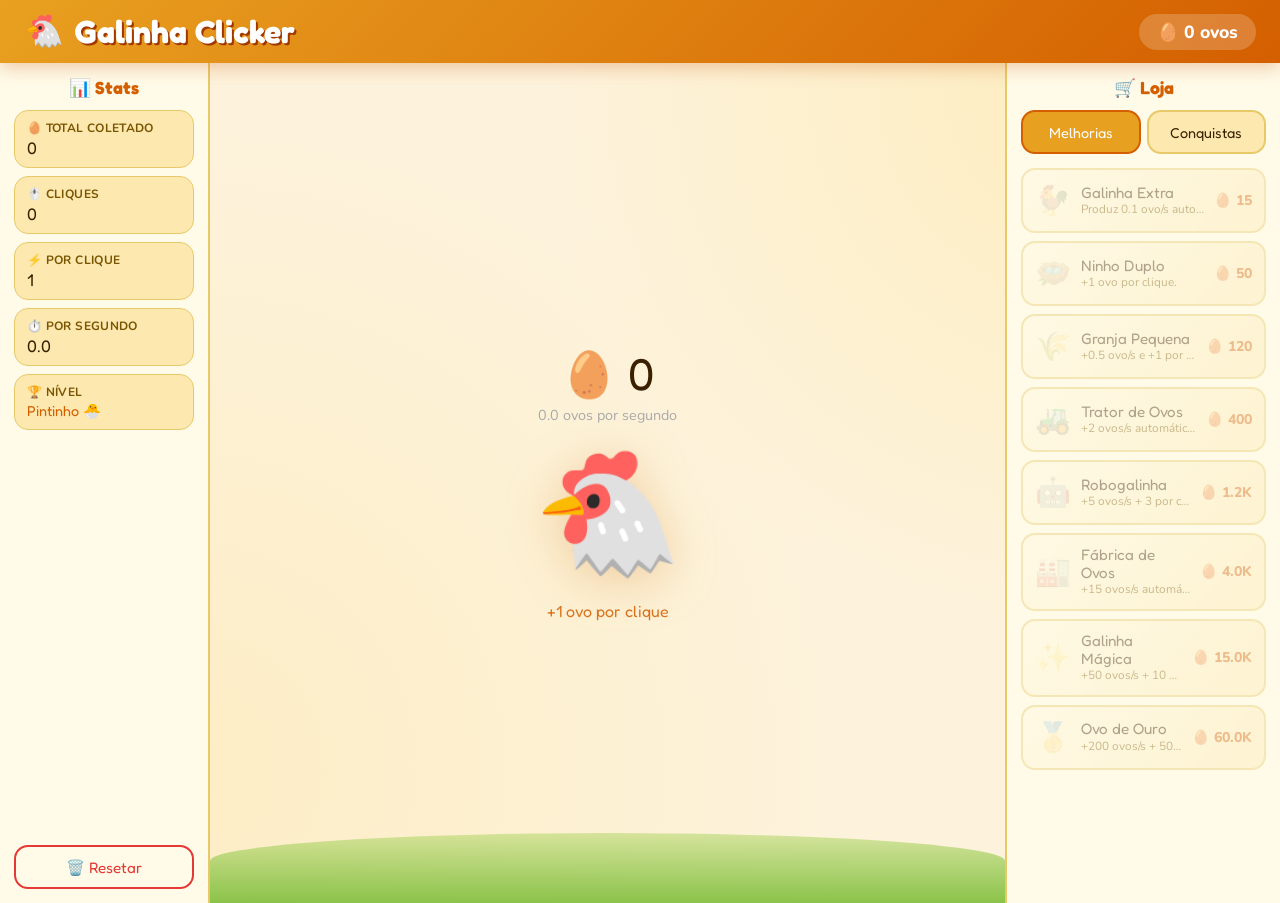
<file: clickgame/index.html>
<!DOCTYPE html>
<html lang="pt-BR">
<head>
  <meta charset="UTF-8" />

  <!-- Portabilidade: viewport responsivo para mobile (iOS/Android) -->
  <meta name="viewport" content="width=device-width, initial-scale=1.0, maximum-scale=1.0, user-scalable=no" />

  <!-- PWA: compatibilidade com iOS Safari -->
  <meta name="apple-mobile-web-app-capable" content="yes" />
  <meta name="apple-mobile-web-app-status-bar-style" content="black-translucent" />
  <meta name="apple-mobile-web-app-title" content="Galinha Clicker" />

  <!-- PWA: compatibilidade com Android Chrome -->
  <meta name="mobile-web-app-capable" content="yes" />
  <meta name="theme-color" content="#d45f00" />

  <!-- Previne detecção automática de telefone no iOS -->
  <meta name="format-detection" content="telephone=no" />

  <title>🐔 Galinha Clicker</title>

  <!-- Google Fonts com fallback seguro para todos os SOs -->
  <link rel="preconnect" href="https://fonts.googleapis.com" />
  <link rel="preconnect" href="https://fonts.gstatic.com" crossorigin />
  <link href="https://fonts.googleapis.com/css2?family=Fredoka+One&family=Nunito:wght@400;600;700;800&display=swap" rel="stylesheet" />

  <!-- Folhas de estilo separadas por responsabilidade -->
  <link rel="stylesheet" href="style/animations.css" />
  <link rel="stylesheet" href="style/components.css" />
  <link rel="stylesheet" href="style/layout.css" />
  <link rel="stylesheet" href="style/reset.css" />
  <link rel="stylesheet" href="style/responsive.css" />
  <link rel="stylesheet" href="style/theme.css" />
</head>
<body>

  <!-- CABEÇALHO: marca e contador global de ovos -->
  <header class="header">
    <div class="header__brand">
      <span class="header__icon" aria-hidden="true">🐔</span>
      <h1 class="header__title">Galinha Clicker</h1>
    </div>
    <div class="header__egg-display" aria-live="polite" aria-label="Total de ovos">
      🥚 <span id="header-eggs">0</span> ovos
    </div>
  </header>

  <!-- LAYOUT PRINCIPAL DE 3 COLUNAS -->
  <div class="game-layout">

    <!-- PAINEL ESQUERDO: estatísticas do jogador -->
    <aside class="panel panel--left" aria-label="Estatísticas do jogador">
      <h2 class="panel__title">📊 Stats</h2>
      <div class="stat-card">
        <span class="stat-card__label">🥚 Total coletado</span>
        <span class="stat-card__value" id="stat-total">0</span>
      </div>
      <div class="stat-card">
        <span class="stat-card__label">🖱️ Cliques</span>
        <span class="stat-card__value" id="stat-clicks">0</span>
      </div>
      <div class="stat-card">
        <span class="stat-card__label">⚡ Por clique</span>
        <span class="stat-card__value" id="stat-epc">1</span>
      </div>
      <div class="stat-card">
        <span class="stat-card__label">⏱️ Por segundo</span>
        <span class="stat-card__value" id="stat-eps">0</span>
      </div>
      <div class="stat-card">
        <span class="stat-card__label">🏆 Nível</span>
        <span class="stat-card__value stat-card__value--level" id="stat-level">Pintinho</span>
      </div>
      <button class="btn-reset" id="btn-reset" aria-label="Resetar progresso do jogo">
        🗑️ Resetar
      </button>
    </aside>

    <!-- CENTRO: galinha clicável e placar principal -->
    <main class="center" aria-label="Área principal do jogo">
      <div class="egg-display" aria-live="polite" aria-label="Ovos atuais">
        🥚 <span id="egg-count">0</span>
      </div>
      <div class="eps-label" id="eps-label">0 ovos por segundo</div>

      <div class="chicken-area">
        <div class="pulse-ring" id="pulse" aria-hidden="true"></div>
        <!-- Botão da galinha: suporta mouse, toque (touch) e teclado -->
        <button
          id="chicken-btn"
          class="chicken-btn"
          aria-label="Clique na galinha para coletar ovos"
          tabindex="0"
        >🐔</button>
      </div>

      <div class="epc-label">
        +<span id="epc-label">1</span> ovo por clique
      </div>

      <!-- Grama decorativa -->
      <div class="grass" aria-hidden="true"></div>
    </main>

    <!-- PAINEL DIREITO: loja e conquistas -->
    <aside class="panel panel--right" aria-label="Loja e conquistas">
      <h2 class="panel__title">🛒 Loja</h2>

      <div class="tabs" role="tablist">
        <button class="tab-btn tab-btn--active" role="tab" aria-selected="true"
          onclick="UI.switchTab('upgrades', this)">Melhorias</button>
        <button class="tab-btn" role="tab" aria-selected="false"
          onclick="UI.switchTab('milestones', this)">Conquistas</button>
      </div>

      <div id="tab-upgrades" class="tab-content tab-content--active" role="tabpanel"></div>
      <div id="tab-milestones" class="tab-content" role="tabpanel"></div>
    </aside>
  </div>

  <!-- NOTIFICAÇÃO GLOBAL acessível via aria-live -->
  <div id="notif" class="notif" role="alert" aria-live="assertive"></div>

  <!-- MÓDULOS JS carregados em ordem de dependência -->
  <script src="script/milestones.js"></script>
  <script src="script/loop.js"></script>
  <script src="script/levels.js"></script>
  <script src="script/init.js"></script>
  <script src="script/formatter.js"></script>
  <script src="script/floatText.js"></script>
  <script src="script/device.js"></script>
  <script src="script/click.js"></script>
  <script src="script/ui.js"></script>
  <script src="script/state.js"></script>
  <script src="script/notification.js"></script>
  <script src="script/save.js"></script>
  <script src="script/upgrades.js"></script>
</body>
</html>
</file>
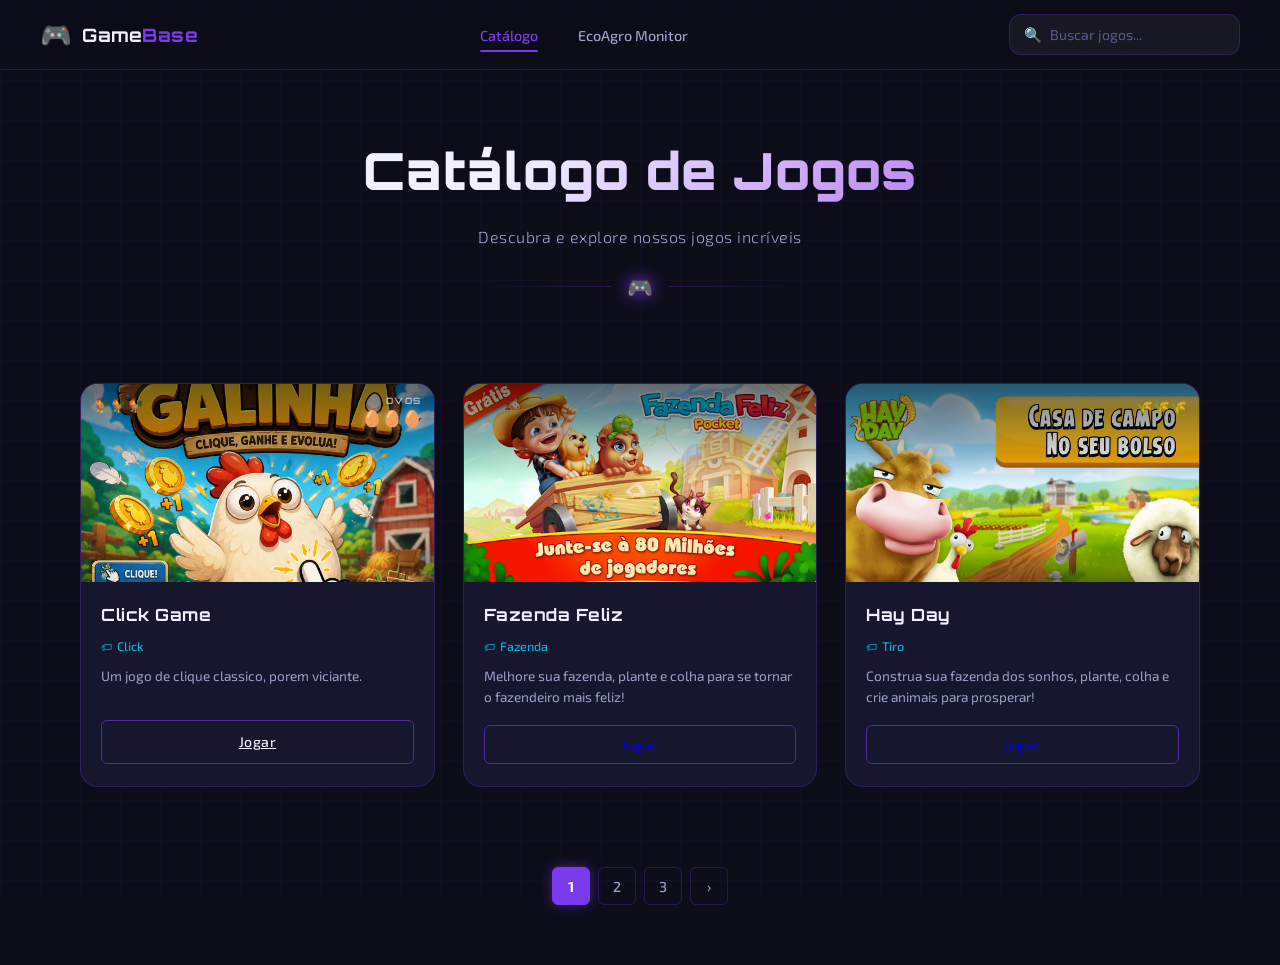
<file: gamebase/html/index.html>
<!DOCTYPE html>
<html lang="pt-BR">

<head>
  <!-- ============================================================
       META TAGS E CONFIGURAÇÕES GERAIS
       Define encoding, responsividade e título da aba
       ============================================================ -->
  <meta charset="UTF-8" />
  <meta name="viewport" content="width=device-width, initial-scale=1.0" />
  <meta name="description" content="GameBase – Descubra e explore nossos jogos incríveis" />
  <title>GameBase – Catálogo de Jogos</title>

  <!-- Importa o arquivo CSS separado (pasta css/) -->
  <link rel="stylesheet" href="../css/styles.css" />
</head>

<body>

  <!-- ============================================================
       BARRA DE NAVEGAÇÃO SUPERIOR
       Contém: logo, menu de links e campo de busca
       ============================================================ -->
  <header>
    <nav class="navbar" role="navigation" aria-label="Menu principal">

      <!-- Logo com ícone e nome da marca -->
      <a href="#" class="navbar__logo" aria-label="GameBase – Página inicial">
        <span class="navbar__logo-icon">🎮</span>
        <span class="navbar__logo-text">Game<span>Base</span></span>
      </a>

      <!-- Links de navegação principal -->
      <ul class="navbar__nav" role="list">
        <li>
          <!-- Link ativo indica a página atual -->
          <a href="#catalogo" class="navbar__nav-link active" aria-current="page">Catálogo</a>
        </li>
        <li>
          <a href="/ecoagro-monitor/index.html" class="navbar__nav-link">EcoAgro Monitor</a>
        </li>
        <li>
          <a href="#contato" class="navbar__nav-link"></a>
        </li>
      </ul>

      <!-- Campo de busca com ícone decorativo -->
      <div class="navbar__search" role="search">
        <span class="navbar__search-icon" aria-hidden="true">🔍</span>
        <input
          class="navbar__search-input"
          type="search"
          placeholder="Buscar jogos..."
          aria-label="Buscar jogos"
        />
      </div>

    </nav>
  </header>


  <!-- ============================================================
       CONTEÚDO PRINCIPAL
       Agrupa a seção hero e o catálogo de jogos
       ============================================================ -->
  <main id="catalogo">

    <!-- ----------------------------------------------------------
         SEÇÃO HERO
         Título, subtítulo e divisória decorativa do catálogo
         ---------------------------------------------------------- -->
    <section class="hero" aria-labelledby="hero-title">
      <h1 class="hero__title" id="hero-title">Catálogo de Jogos</h1>
      <p class="hero__subtitle">Descubra e explore nossos jogos incríveis</p>

      <!-- Divisória com ícone central decorativo -->
      <div class="hero__divider" aria-hidden="true">
        <span class="hero__divider-icon">🎮</span>
      </div>
    </section>


    <!-- ----------------------------------------------------------
         GRADE DE JOGOS (CATALOG GRID)
         Lista de cards com informações de cada jogo disponível
         ---------------------------------------------------------- -->
    <section class="catalog" aria-label="Lista de jogos">
      <div class="catalog__grid">


        <!-- ======================================================
             CARD 1 — Click Game
             Jogo de clique com HUD de galinhas e ovos
             ====================================================== -->
        <article class="game-card" aria-labelledby="card1-title">

          <!-- Capa do jogo com HUD sobreposto -->
          <div class="game-card__cover">
            <!-- Imagem gerada por gradiente + SVG para simular pixel art -->
            <img
              src="/gamebase/assets/imagens/capa-clickgame.png"
              alt="Capa do jogo Click Game: cenário de plataforma colorido"
              loading="lazy"
            />

            <!-- HUD: vidas (galinhas) e ovos coletados -->
            <div class="game-card__hud" aria-label="Informações de jogo">
              <!-- Lado esquerdo: galinhas de vida -->
              <div class="hud-item">
                <div class="hud-item__icons" aria-label="3 galinhas restantes">
                  🐓🐓🐓
                </div>
              </div>

              <!-- Lado direito: contagem de ovos -->
              <div class="hud-item hud-item--right">
                <span class="hud-item__label">Ovos</span>
                <span class="hud-item__value">🥚🥚🥚</span>
              </div>
            </div>
          </div>

          <!-- Informações textuais do card -->
          <div class="game-card__body">
            <h2 class="game-card__title" id="card1-title">Click Game</h2>
            <span class="game-card__genre">Click</span>
            <p class="game-card__description">
              Um jogo de clique classico, porem viciante.
            </p>
            <!-- Botão de ação para jogar -->
            
             <a href="/clickgame/index.html" class="game-card__btn" target="_blank">Jogar</a>
           
          </div>
        </article>


        <!-- ======================================================
             CARD 2 — Velocidade Máxima
             Jogo de corrida com HUD de posição e velocidade
             ====================================================== -->
        <article class="game-card" aria-labelledby="card2-title">

          <div class="game-card__cover">
            <img
              src="/gamebase/assets/imagens/Fazenda-Feliz.png"
              alt="Capa do jogo Fazenda Feliz"
              loading="lazy"
            />

            <!-- HUD: posição na corrida e volta atual -->
            <div class="game-card__hud" aria-label="Informações de jogo">
            </div>
          </div>

          <div class="game-card__body">
            <h2 class="game-card__title" id="card2-title">Fazenda Feliz</h2>
            <span class="game-card__genre">Fazenda</span>
            <p class="game-card__description">
              Melhore sua fazenda, plante e colha para se tornar o fazendeiro mais feliz!
            </p>
            <button class="game-card__btn" aria-label="Jogar Fazenda Feliz">
                <a href="https://play.google.com/store/apps/details?id=com.funplus.familyfarmtango&hl=pt_BR" target="_blank">Jogar</a>
            </button>
          </div>
        </article>


        <!-- ======================================================
             CARD 3 — Galáxia Attack
             Jogo de tiro espacial com HUD de score e vidas
             ====================================================== -->
        <article class="game-card" aria-labelledby="card3-title">

          <div class="game-card__cover">
            <img
              src="/gamebase/assets/imagens/Hay-day.png"
              alt="Capa do jogo Hay Day: fazenda colorida"
              loading="lazy"
            />

            <div class="game-card__hud" aria-label="Informações de jogo">
    
              <div class="hud-item">
                <span class="hud-item__label"></span>
                <span class="hud-item__value"></span>
              </div>
              
              <div class="hud-item hud-item--right">
                <span class="hud-item__label"></span>
                <div class="hud-item__icons" aria-label="3 trigos">
                  🌾🌾🌾
                </div>
              </div>
            </div>
          </div>

          <div class="game-card__body">
            <h2 class="game-card__title" id="card3-title">Hay Day</h2>
            <span class="game-card__genre">Tiro</span>
            <p class="game-card__description">
              Construa sua fazenda dos sonhos, plante, colha e crie animais para prosperar!
            </p>
            <button class="game-card__btn" aria-label="Ver detalhes de Hay Day">
                 <a href="https://play.google.com/store/apps/details?id=com.supercell.hayday&hl=pt_BR" target="_blank">jogar</a>
                  
            </button>
          </div>
        </article>


      </div><!-- /.catalog__grid -->
    </section><!-- /.catalog -->


    <!-- ----------------------------------------------------------
         PAGINAÇÃO
         Navegação entre páginas do catálogo
         ---------------------------------------------------------- -->
    <nav class="pagination" aria-label="Navegação de páginas">

      <!-- Página 1 – ativa no momento -->
      <button class="pagination__btn active" aria-label="Página 1" aria-current="page">
        1
      </button>

      <!-- Páginas seguintes -->
      <button class="pagination__btn" aria-label="Página 2">2</button>
      <button class="pagination__btn" aria-label="Página 3">3</button>

      <!-- Botão de avançar para a próxima página -->
      <button class="pagination__btn" aria-label="Próxima página">›</button>

    </nav>

  </main><!-- /main -->


  <!-- ============================================================
       SCRIPT INLINE
       Lógica de interatividade: busca, paginação e botões
       ============================================================ -->
  <script>
    /**
     * Inicializa todos os comportamentos interativos da página
     * ao terminar de carregar o DOM.
     */
    document.addEventListener('DOMContentLoaded', () => {

      /**
       * BUSCA EM TEMPO REAL
       * Filtra os cards visíveis conforme o texto digitado no campo de busca.
       * Compara o título e o gênero de cada card com o termo buscado.
       */
      const searchInput = document.querySelector('.navbar__search-input');
      const gameCards   = document.querySelectorAll('.game-card');

      searchInput.addEventListener('input', () => {
        const termo = searchInput.value.toLowerCase().trim();

        gameCards.forEach(card => {
          const titulo = card.querySelector('.game-card__title').textContent.toLowerCase();
          const genero = card.querySelector('.game-card__genre').textContent.toLowerCase();

          // Mostra o card se o título ou gênero bater com o termo
          const visivel = titulo.includes(termo) || genero.includes(termo);
          card.style.display = visivel ? '' : 'none';
        });
      });


      /**
       * PAGINAÇÃO INTERATIVA
       * Marca o botão clicado como ativo e remove o destaque dos demais.
       * Em um projeto real, aqui buscaria a página correspondente do servidor.
       */
      const paginationBtns = document.querySelectorAll('.pagination__btn');

      paginationBtns.forEach(btn => {
        btn.addEventListener('click', () => {
          // Remove estado ativo de todos
          paginationBtns.forEach(b => {
            b.classList.remove('active');
            b.removeAttribute('aria-current');
          });

          // Aplica estado ativo no botão clicado (exceto "próxima")
          if (btn.textContent !== '›') {
            btn.classList.add('active');
            btn.setAttribute('aria-current', 'page');
          }
        });
      });


      /**
       * BOTÕES "VER DETALHES"
       * Exibe um alerta simples ao clicar no botão de cada jogo.
       * Em produção, aqui redirecionaria para a página de detalhes do jogo.
       */
      const detailBtns = document.querySelectorAll('.game-card__btn');

      detailBtns.forEach(btn => {
        btn.addEventListener('click', () => {
          const titulo = btn.closest('.game-card')
                            .querySelector('.game-card__title')
                            .textContent;
          alert(`🎮 Abrindo detalhes de: ${titulo}`);
        });
      });

    });
  </script>

</body>
</html>
</file>
<file: clickgame/style/animations.css>
/*
 * animations.css
 * Todas as animações e keyframes do jogo.
 * Usa `prefers-reduced-motion` para acessibilidade (usuários com epilepsia, etc.).
 */

/* === GALINHA: animação de "squawk" ao clicar === */
@keyframes squawk {
  0%   { transform: scale(1) rotate(0deg); }
  25%  { transform: scale(1.13) rotate(-10deg); }
  60%  { transform: scale(0.93) rotate(6deg); }
  100% { transform: scale(1) rotate(0deg); }
}

.chicken-btn--squawk {
  animation: squawk 0.2s ease;
}

/* === ANEL DE PULSO ao clicar === */
@keyframes pulse-out {
  0%   { transform: scale(0.7); opacity: 0.7; }
  100% { transform: scale(1.65); opacity: 0; }
}

.pulse-ring--go {
  animation: pulse-out 0.5s ease-out forwards;
}

/* === TEXTO FLUTUANTE (ovos ganhos) === */
@keyframes float-up {
  0%   { transform: translateY(0) scale(1); opacity: 1; }
  75%  { opacity: 1; }
  100% { transform: translateY(-85px) scale(1.25); opacity: 0; }
}

.float-text {
  animation: float-up 0.9s ease-out forwards;
}

/* === ENTRADA DE CARDS (fade + slide) === */
@keyframes fade-in-up {
  from { opacity: 0; transform: translateY(10px); }
  to   { opacity: 1; transform: translateY(0); }
}

.fade-in-up {
  animation: fade-in-up 0.3s ease forwards;
}

/* === CONQUISTA DESBLOQUEADA === */
@keyframes pop-in {
  0%   { transform: scale(0.7); opacity: 0; }
  70%  { transform: scale(1.08); }
  100% { transform: scale(1); opacity: 1; }
}

.milestone--unlocked-anim {
  animation: pop-in 0.4s ease forwards;
}

/*
 * ACESSIBILIDADE: desativa todas as animações para usuários
 * que configuraram "Reduzir movimento" no SO (iOS, macOS, Windows, Android).
 */
@media (prefers-reduced-motion: reduce) {
  *,
  *::before,
  *::after {
    animation-duration: 0.01ms !important;
    animation-iteration-count: 1 !important;
    transition-duration: 0.01ms !important;
  }
}
</file>
<file: clickgame/style/components.css>
/*
 * components.css
 * Estilos de todos os componentes reutilizáveis do jogo:
 * stat-card, chicken-btn, upgrade-btn, tabs, milestones, notif, etc.
 */

/* =========================================
   STAT CARDS (painel esquerdo)
   ========================================= */
.stat-card {
  background: var(--bg2);
  border: 1.5px solid var(--border);
  border-radius: var(--radius-md);
  padding: 9px 12px;
  display: flex;
  flex-direction: column;
  gap: 2px;
}

.stat-card__label {
  font-size: 0.75rem;
  color: var(--text-muted);
  font-weight: 700;
  text-transform: uppercase;
  letter-spacing: 0.03em;
}

.stat-card__value {
  font-family: var(--font-display);
  font-size: 1.05rem;
  color: var(--text);
}

.stat-card__value--level {
  color: var(--accent2);
  font-size: 0.9rem;
}

/* =========================================
   BOTÃO DE RESET
   ========================================= */
.btn-reset {
  margin-top: auto;
  padding: 9px 0;
  border-radius: var(--radius-md);
  background: transparent;
  border: 2px solid var(--danger);
  color: var(--danger);
  font-family: var(--font-display);
  font-size: 0.95rem;
  transition: background var(--transition), color var(--transition);
  /* Área de toque mínima para mobile (44px recomendado pela Apple/Google) */
  min-height: 44px;
}

.btn-reset:hover {
  background: var(--danger);
  color: var(--white);
}

/* =========================================
   ÁREA DA GALINHA (centro)
   ========================================= */
.egg-display {
  font-family: var(--font-display);
  font-size: clamp(1.8rem, 5vw, 2.8rem);
  color: var(--text);
  margin-bottom: 4px;
}

.eps-label {
  font-size: 0.9rem;
  color: var(--text-light);
  margin-bottom: 20px;
}

.chicken-area {
  position: relative;
  display: flex;
  align-items: center;
  justify-content: center;
  margin-bottom: 16px;
}

/* Botão da galinha: tamanho fluido para todos os dispositivos */
.chicken-btn {
  font-size: clamp(72px, 15vw, 120px);
  line-height: 1;
  filter: drop-shadow(0 8px 24px rgba(200, 100, 0, 0.25));
  transition: transform 0.08s cubic-bezier(.36,.07,.19,.97);
  user-select: none;
  -webkit-user-select: none;
  position: relative;
  z-index: 2;
  /* Área de toque ampla para facilitar clique em mobile */
  padding: 10px;
  touch-action: manipulation;
}

.chicken-btn:active {
  transform: scale(0.88) rotate(-8deg);
}

/* Anel de pulso ao clicar */
.pulse-ring {
  position: absolute;
  width: 160px;
  height: 160px;
  border-radius: 50%;
  border: 3px solid var(--accent);
  opacity: 0;
  pointer-events: none;
  z-index: 1;
}

.epc-label {
  font-family: var(--font-display);
  font-size: 1rem;
  color: var(--accent2);
  opacity: 0.85;
}

/* Grama decorativa (posicionada absolutamente no fundo do centro) */
.grass {
  position: absolute;
  bottom: 0;
  left: 0;
  right: 0;
  height: 70px;
  background: linear-gradient(to top, #8bc34a, rgba(174, 213, 97, 0.5));
  border-radius: 50% 50% 0 0 / 28px 28px 0 0;
  pointer-events: none;
}

/* =========================================
   TEXTO FLUTUANTE (ao clicar)
   ========================================= */
.float-text {
  position: fixed;
  font-size: 1.5rem;
  font-weight: 800;
  color: var(--accent2);
  text-shadow: 0 2px 8px rgba(255, 200, 0, 0.4);
  pointer-events: none;
  z-index: 999;
  font-family: var(--font-display);
}

/* =========================================
   ABAS DA LOJA
   ========================================= */
.tabs {
  display: flex;
  gap: 6px;
  margin-bottom: 6px;
}

.tab-btn {
  flex: 1;
  padding: 8px 0;
  border-radius: var(--radius-md);
  border: 2px solid var(--border);
  background: var(--bg2);
  font-family: var(--font-display);
  font-size: 0.9rem;
  color: var(--text);
  transition: all var(--transition);
  min-height: 44px; /* toque mínimo mobile */
}

.tab-btn:hover {
  border-color: var(--accent);
}

.tab-btn--active {
  background: var(--accent);
  border-color: var(--accent2);
  color: var(--white);
}

.tab-content { display: none; flex-direction: column; gap: 8px; }
.tab-content--active { display: flex; }

/* =========================================
   BOTÕES DE UPGRADE (loja)
   ========================================= */
.upgrade-btn {
  background: linear-gradient(135deg, #fff8e1, var(--bg2));
  border: 2px solid var(--border);
  border-radius: var(--radius-md);
  padding: 11px 12px;
  cursor: pointer;
  display: flex;
  align-items: center;
  gap: 10px;
  text-align: left;
  position: relative;
  transition: all var(--transition);
  min-height: 44px; /* toque mínimo mobile */
  width: 100%;
}

.upgrade-btn:hover:not(:disabled) {
  border-color: var(--accent);
  background: linear-gradient(135deg, #fff3c4, #fdd878);
  transform: translateY(-2px);
  box-shadow: 0 4px 16px var(--shadow);
}

.upgrade-btn:disabled {
  opacity: 0.4;
  cursor: not-allowed;
}

.upgrade-btn__icon { font-size: 1.8rem; flex-shrink: 0; }

.upgrade-btn__info { flex: 1; min-width: 0; }

.upgrade-btn__name {
  font-family: var(--font-display);
  font-size: 0.95rem;
  color: var(--text);
  line-height: 1.2;
}

.upgrade-btn__desc {
  font-size: 0.74rem;
  color: var(--text-muted);
  line-height: 1.3;
  /* Evita overflow em telas pequenas */
  overflow: hidden;
  text-overflow: ellipsis;
  white-space: nowrap;
}

.upgrade-btn__cost {
  font-weight: 800;
  font-size: 0.88rem;
  color: var(--accent2);
  white-space: nowrap;
  flex-shrink: 0;
}

.upgrade-btn__owned {
  position: absolute;
  top: 5px;
  right: 7px;
  background: var(--green);
  color: var(--white);
  border-radius: var(--radius-pill);
  font-size: 0.68rem;
  font-weight: 800;
  padding: 2px 7px;
}

/* =========================================
   CONQUISTAS (milestones)
   ========================================= */
.milestone {
  background: linear-gradient(135deg, #e8f5e9, #c8e6c9);
  border: 2px solid #81c784;
  border-radius: var(--radius-md);
  padding: 10px 12px;
  display: flex;
  gap: 10px;
  align-items: center;
}

.milestone--locked {
  background: #f5f5f5;
  border-color: #ccc;
  opacity: 0.5;
  filter: grayscale(0.6);
}

.milestone__icon { font-size: 1.5rem; flex-shrink: 0; }

.milestone__name {
  font-weight: 800;
  font-size: 0.88rem;
  color: var(--text);
}

.milestone__desc {
  font-size: 0.76rem;
  color: #555;
}

/* =========================================
   NOTIFICAÇÃO GLOBAL
   ========================================= */
.notif {
  position: fixed;
  bottom: 28px;
  left: 50%;
  transform: translateX(-50%);
  background: linear-gradient(135deg, var(--accent), var(--accent2));
  color: var(--white);
  font-family: var(--font-display);
  font-size: clamp(0.9rem, 3vw, 1.1rem);
  padding: 11px 28px;
  border-radius: var(--radius-pill);
  box-shadow: 0 6px 24px var(--shadow-btn);
  opacity: 0;
  pointer-events: none;
  z-index: 9999;
  transition: opacity var(--transition-slow);
  white-space: nowrap;
  max-width: 90vw;
  text-align: center;
}

.notif--show { opacity: 1; }
</file>
<file: clickgame/style/layout.css>
/*
 * layout.css
 * Define a estrutura geral da página: header e grid de 3 colunas.
 * Usa flexbox e CSS Grid para compatibilidade máxima entre browsers.
 */

/* === BODY === */
body {
  font-family: var(--font-body);
  background-color: var(--bg);
  background-image:
    radial-gradient(circle at 15% 85%, rgba(253, 232, 176, 0.5) 0%, transparent 50%),
    radial-gradient(circle at 85% 10%, rgba(255, 213, 79, 0.2) 0%, transparent 40%);
  color: var(--text);
}

/* === HEADER === */
.header {
  display: flex;
  align-items: center;
  gap: var(--gap-md);
  padding: 12px 24px;
  background: linear-gradient(135deg, var(--accent), var(--accent2));
  box-shadow: 0 4px 18px var(--shadow-btn);
  position: sticky;
  top: 0;
  z-index: 100;
}

.header__brand {
  display: flex;
  align-items: center;
  gap: 10px;
}

.header__icon {
  font-size: 2rem;
  line-height: 1;
}

.header__title {
  font-family: var(--font-display);
  font-size: clamp(1.2rem, 3vw, 2rem); /* clamp: tamanho fluido em todos os dispositivos */
  color: var(--white);
  text-shadow: 2px 2px 0 var(--accent-dark);
}

.header__egg-display {
  margin-left: auto;
  background: rgba(255, 255, 255, 0.2);
  border-radius: var(--radius-pill);
  padding: 6px 18px;
  font-size: clamp(0.85rem, 2vw, 1.1rem);
  font-weight: 800;
  color: var(--white);
  white-space: nowrap;
}

/* === LAYOUT 3 COLUNAS === */
.game-layout {
  display: flex;
  /* Altura restante da tela após o header */
  min-height: calc(100vh - 60px);
  min-height: calc(100dvh - 60px);
}

/* === PAINÉIS LATERAIS === */
.panel {
  background: var(--panel);
  padding: var(--gap-md);
  display: flex;
  flex-direction: column;
  gap: var(--gap-sm);
  overflow-y: auto;
  /* Scroll suave em iOS (momentum scrolling) */
  -webkit-overflow-scrolling: touch;
}

.panel--left {
  width: 210px;
  border-right: 2px solid var(--border);
  flex-shrink: 0;
}

.panel--right {
  width: 275px;
  border-left: 2px solid var(--border);
  flex-shrink: 0;
}

.panel__title {
  font-family: var(--font-display);
  font-size: 1.1rem;
  color: var(--accent2);
  text-align: center;
  margin-bottom: 4px;
}

/* === CENTRO === */
.center {
  flex: 1;
  display: flex;
  flex-direction: column;
  align-items: center;
  justify-content: center;
  padding: 24px 16px;
  position: relative;
  overflow: hidden;
}

/* Scrollbar customizada (não obstruída no Windows) */
.panel::-webkit-scrollbar { width: 5px; }
.panel::-webkit-scrollbar-thumb {
  background: var(--border);
  border-radius: var(--radius-pill);
}
</file>
<file: clickgame/style/responsive.css>
/*
 * responsive.css
 * Adapta o layout para todos os tamanhos de tela:
 * desktop, tablet (iPad), mobile (iPhone/Android), e telas muito pequenas.
 * Garante portabilidade total entre iOS, Android, Windows, macOS e Linux.
 */

/* =========================================
   TABLET GRANDE / DESKTOP PEQUENO (≤ 900px)
   ========================================= */
@media (max-width: 900px) {
  .panel--left  { width: 170px; }
  .panel--right { width: 220px; }
}

/* =========================================
   TABLET (≤ 700px): colapsa painéis laterais
   ========================================= */
@media (max-width: 700px) {
  /* Layout muda de 3 colunas para coluna única */
  .game-layout {
    flex-direction: column;
  }

  /* Painéis laterais viram barras horizontais compactas */
  .panel--left,
  .panel--right {
    width: 100%;
    border: none;
    border-bottom: 2px solid var(--border);
    border-right: none;
    border-left: none;
  }

  /* Stats ficam em linha horizontal no mobile */
  .panel--left {
    flex-direction: row;
    flex-wrap: wrap;
    gap: 6px;
    padding: 10px;
    order: 3; /* vai para baixo do centro */
  }

  .stat-card {
    flex: 1 1 calc(50% - 6px);
    min-width: 100px;
  }

  .btn-reset {
    width: 100%;
    margin-top: 4px;
  }

  /* Centro fica no topo no mobile */
  .center { order: 1; padding: 16px 12px; }

  /* Painel direito (loja) fica abaixo do centro */
  .panel--right {
    order: 2;
    width: 100%;
    max-height: 280px;
    overflow-y: auto;
  }

  /* Galinha menor em mobile */
  .chicken-btn {
    font-size: clamp(64px, 18vw, 90px);
  }

  /* Grama não aparece em mobile (não há espaço) */
  .grass { display: none; }
}

/* =========================================
   MOBILE PEQUENO (≤ 400px): iPhone SE, Android compacto
   ========================================= */
@media (max-width: 400px) {
  .header { padding: 10px 12px; }
  .header__title { font-size: 1.1rem; }
  .header__egg-display { font-size: 0.8rem; padding: 5px 12px; }

  .stat-card { flex: 1 1 100%; }

  .chicken-btn { font-size: 60px; }

  .notif {
    font-size: 0.85rem;
    padding: 9px 18px;
  }
}

/* =========================================
   TELAS MUITO LARGAS (≥ 1400px): monitores 4K, ultrawide
   ========================================= */
@media (min-width: 1400px) {
  .panel--left  { width: 240px; }
  .panel--right { width: 310px; }
}

/* =========================================
   MODO PAISAGEM (landscape) em mobile
   ========================================= */
@media (max-height: 500px) and (orientation: landscape) {
  .game-layout {
    flex-direction: row; /* volta ao layout horizontal */
  }

  .panel--left,
  .panel--right {
    width: 160px;
    max-height: none;
    flex-direction: column;
    order: unset;
  }

  .center { order: unset; padding: 8px; }

  .chicken-btn { font-size: 56px; }

  .grass { display: none; }
}

/* =========================================
   MODO ESCURO DO SISTEMA (prefers-color-scheme)
   Adapta automaticamente ao tema do iOS/macOS/Android/Windows
   ========================================= */
@media (prefers-color-scheme: dark) {
  :root {
    --bg:        #1e1408;
    --bg2:       #2a1d08;
    --panel:     #241a08;
    --border:    #6b4d10;
    --text:      #f5e6c0;
    --text-muted:#c49a40;
    --text-light:#888;
    --shadow:    rgba(0, 0, 0, 0.4);
  }

  .stat-card { background: var(--bg2); }
  .upgrade-btn { background: linear-gradient(135deg, #2a1d08, #1e1408); }
  .upgrade-btn:hover:not(:disabled) {
    background: linear-gradient(135deg, #3a2808, #2a1d08);
  }
  .tab-btn { background: var(--bg2); color: var(--text); }
  .milestone {
    background: linear-gradient(135deg, #1a2e1a, #142814);
    border-color: #2e7d32;
  }
  .milestone--locked {
    background: #222;
    border-color: #444;
  }
}

/* =========================================
   PRINT: desativa animações e background ao imprimir
   ========================================= */
@media print {
  .chicken-area, .grass, .notif { display: none; }
  .game-layout { flex-direction: column; }
}
</file>
<file: clickgame/style/theme.css>
/*
 * theme.css
 * Define todas as variáveis de design (cores, fontes, sombras).
 * Centralizar aqui permite trocar o tema do jogo facilmente.
 */

:root {
  /* === CORES PRINCIPAIS === */
  --bg:           #fdf3dc;
  --bg2:          #fde8b0;
  --panel:        #fffbe8;
  --border:       #e8c96a;
  --accent:       #e8a020;
  --accent2:      #d45f00;
  --accent-dark:  #a03800;
  --green:        #4caf50;
  --green-dark:   #2e7d32;
  --text:         #3b2000;
  --text-muted:   #7a5500;
  --text-light:   #aaa;
  --white:        #ffffff;
  --shadow:       rgba(200, 140, 0, 0.18);
  --shadow-btn:   rgba(200, 80, 0, 0.3);
  --danger:       #e53935;

  /* === TIPOGRAFIA === */
  --font-display: 'Fredoka One', 'Baloo 2', cursive;
  --font-body:    'Nunito', 'Segoe UI', 'Helvetica Neue', Arial, sans-serif;

  /* === BORDAS === */
  --radius-sm:    8px;
  --radius-md:    14px;
  --radius-lg:    20px;
  --radius-pill:  999px;

  /* === TRANSIÇÕES === */
  --transition:   0.15s ease;
  --transition-slow: 0.3s ease;

  /* === ESPAÇAMENTOS === */
  --gap-sm:   8px;
  --gap-md:   14px;
  --gap-lg:   20px;
}
</file>
<file: gamebase/css/styles.css>
/* ============================================================
   GameBase - Estilos Principais
   Arquivo: css/styles.css
   Descrição: Estilos globais, variáveis e layout da página
   ============================================================ */

/* ----------------------------------------------------------
   IMPORTAÇÃO DE FONTES
   Carrega fontes do Google Fonts para títulos e corpo
   ---------------------------------------------------------- */
@import url('https://fonts.googleapis.com/css2?family=Orbitron:wght@400;700;900&family=Exo+2:wght@300;400;500;600&display=swap');

/* ----------------------------------------------------------
   VARIÁVEIS GLOBAIS (CSS Custom Properties)
   Define a paleta de cores, fontes e espaçamentos do projeto
   ---------------------------------------------------------- */
:root {
  --bg-primary:       #0d0d1a;
  --bg-secondary:     #12122a;
  --bg-card:          #16162e;
  --bg-card-hover:    #1c1c3a;

  --accent-purple:    #7c3aed;
  --accent-violet:    #9333ea;
  --accent-pink:      #ec4899;
  --accent-cyan:      #06b6d4;

  --text-primary:     #f0f0ff;
  --text-secondary:   #a0a0c8;
  --text-muted:       #5a5a8a;

  --border-color:     rgba(124, 58, 237, 0.25);
  --border-hover:     rgba(124, 58, 237, 0.6);

  --font-display:     'Orbitron', monospace;
  --font-body:        'Exo 2', sans-serif;

  --radius-sm:        6px;
  --radius-md:        12px;
  --radius-lg:        18px;

  --shadow-card:      0 4px 24px rgba(0, 0, 0, 0.5);
  --shadow-glow:      0 0 20px rgba(124, 58, 237, 0.3);
  --shadow-hover:     0 8px 40px rgba(124, 58, 237, 0.4);

  --transition-fast:  0.2s ease;
  --transition-med:   0.35s ease;
}

/* ----------------------------------------------------------
   RESET E BASE
   Remove estilos padrão do navegador e define o box model
   ---------------------------------------------------------- */
*, *::before, *::after {
  margin: 0;
  padding: 0;
  box-sizing: border-box;
}

html {
  scroll-behavior: smooth;
}

body {
  font-family: var(--font-body);
  background-color: var(--bg-primary);
  color: var(--text-primary);
  min-height: 100vh;
  line-height: 1.6;
  overflow-x: hidden;
}

/* ----------------------------------------------------------
   BACKGROUND COM EFEITO DE GRADE (GRID)
   Cria a textura de linhas ao fundo da página
   ---------------------------------------------------------- */
body::before {
  content: '';
  position: fixed;
  inset: 0;
  background-image:
    linear-gradient(rgba(124, 58, 237, 0.04) 1px, transparent 1px),
    linear-gradient(90deg, rgba(124, 58, 237, 0.04) 1px, transparent 1px);
  background-size: 40px 40px;
  pointer-events: none;
  z-index: 0;
}

/* Garante que todo conteúdo fique acima do background */
body > * {
  position: relative;
  z-index: 1;
}

/* ----------------------------------------------------------
   BARRA DE NAVEGAÇÃO (NAVBAR)
   Cabeçalho fixo com logo, links e campo de busca
   ---------------------------------------------------------- */
.navbar {
  display: flex;
  align-items: center;
  justify-content: space-between;
  padding: 0 40px;
  height: 70px;
  background: rgba(13, 13, 26, 0.85);
  backdrop-filter: blur(16px);
  border-bottom: 1px solid var(--border-color);
  position: sticky;
  top: 0;
  z-index: 100;
}

/* Logo: ícone + nome da marca */
.navbar__logo {
  display: flex;
  align-items: center;
  gap: 10px;
  text-decoration: none;
}

.navbar__logo-icon {
  font-size: 1.6rem;
}

/* Texto do logo com destaque na segunda parte */
.navbar__logo-text {
  font-family: var(--font-display);
  font-size: 1.15rem;
  font-weight: 700;
  color: var(--text-primary);
  letter-spacing: 0.5px;
}

.navbar__logo-text span {
  color: var(--accent-purple);
}

/* Menu de navegação central */
.navbar__nav {
  display: flex;
  gap: 8px;
  list-style: none;
}

/* Links da navegação com indicador ativo */
.navbar__nav-link {
  text-decoration: none;
  font-size: 0.9rem;
  font-weight: 500;
  color: var(--text-secondary);
  padding: 6px 16px;
  border-radius: var(--radius-sm);
  transition: color var(--transition-fast);
  position: relative;
}

.navbar__nav-link:hover {
  color: var(--text-primary);
}

/* Sublinhado animado no link ativo */
.navbar__nav-link.active {
  color: var(--accent-purple);
}

.navbar__nav-link.active::after {
  content: '';
  position: absolute;
  bottom: -2px;
  left: 16px;
  right: 16px;
  height: 2px;
  background: var(--accent-purple);
  border-radius: 2px;
}

/* Campo de busca na navbar */
.navbar__search {
  display: flex;
  align-items: center;
  gap: 8px;
  background: rgba(255, 255, 255, 0.05);
  border: 1px solid var(--border-color);
  border-radius: var(--radius-md);
  padding: 8px 14px;
  min-width: 220px;
  transition: border-color var(--transition-fast), box-shadow var(--transition-fast);
}

.navbar__search:focus-within {
  border-color: var(--accent-purple);
  box-shadow: var(--shadow-glow);
}

.navbar__search-icon {
  color: var(--text-muted);
  font-size: 0.9rem;
  flex-shrink: 0;
}

/* Input de busca sem estilo padrão */
.navbar__search-input {
  background: transparent;
  border: none;
  outline: none;
  color: var(--text-primary);
  font-family: var(--font-body);
  font-size: 0.88rem;
  width: 100%;
}

.navbar__search-input::placeholder {
  color: var(--text-muted);
}

/* ----------------------------------------------------------
   SEÇÃO HERO (CABEÇALHO DO CATÁLOGO)
   Título principal, subtítulo e ícone decorativo
   ---------------------------------------------------------- */
.hero {
  text-align: center;
  padding: 60px 20px 40px;
}

.hero__title {
  font-family: var(--font-display);
  font-size: clamp(2rem, 5vw, 3.2rem);
  font-weight: 900;
  color: var(--text-primary);
  letter-spacing: 1px;
  margin-bottom: 12px;
  /* Gradiente no texto do título */
  background: linear-gradient(135deg, var(--text-primary) 40%, var(--accent-violet));
  -webkit-background-clip: text;
  -webkit-text-fill-color: transparent;
  background-clip: text;
}

.hero__subtitle {
  font-size: 1rem;
  color: var(--text-secondary);
  font-weight: 300;
  letter-spacing: 0.5px;
  margin-bottom: 20px;
}

/* Linha divisória com ícone central */
.hero__divider {
  display: flex;
  align-items: center;
  justify-content: center;
  gap: 16px;
  margin: 0 auto;
  max-width: 300px;
}

.hero__divider::before,
.hero__divider::after {
  content: '';
  flex: 1;
  height: 1px;
  background: linear-gradient(to right, transparent, var(--border-color));
}

.hero__divider::after {
  background: linear-gradient(to left, transparent, var(--border-color));
}

.hero__divider-icon {
  font-size: 1.3rem;
  filter: drop-shadow(0 0 8px var(--accent-purple));
}

/* ----------------------------------------------------------
   GRADE DE CARDS DE JOGOS
   Layout responsivo em colunas para exibir os jogos
   ---------------------------------------------------------- */
.catalog {
  padding: 40px 40px 60px;
  max-width: 1200px;
  margin: 0 auto;
}

/* Grid responsivo: 3 colunas no desktop, menor em mobile */
.catalog__grid {
  display: grid;
  grid-template-columns: repeat(3, 1fr);
  gap: 28px;
}

/* ----------------------------------------------------------
   CARD DE JOGO
   Componente individual de cada jogo no catálogo
   ---------------------------------------------------------- */
.game-card {
  background: var(--bg-card);
  border: 1px solid var(--border-color);
  border-radius: var(--radius-lg);
  overflow: hidden;
  display: flex;
  flex-direction: column;
  transition:
    transform var(--transition-med),
    border-color var(--transition-med),
    box-shadow var(--transition-med),
    background var(--transition-med);
  cursor: pointer;
  animation: fadeInUp 0.5s ease both;
}

/* Animação escalonada para cada card */
.game-card:nth-child(1) { animation-delay: 0.1s; }
.game-card:nth-child(2) { animation-delay: 0.2s; }
.game-card:nth-child(3) { animation-delay: 0.3s; }

/* Efeito hover: eleva e brilha o card */
.game-card:hover {
  transform: translateY(-8px);
  border-color: var(--border-hover);
  box-shadow: var(--shadow-hover);
  background: var(--bg-card-hover);
}

/* Imagem / Capa do jogo */
.game-card__cover {
  position: relative;
  width: 100%;
  aspect-ratio: 16 / 9;
  overflow: hidden;
}

/* Imagem com efeito de zoom no hover */
.game-card__cover img {
  width: 100%;
  height: 100%;
  object-fit: cover;
  display: block;
  transition: transform 0.5s ease;
}

.game-card:hover .game-card__cover img {
  transform: scale(1.06);
}

/* ----------------------------------------------------------
   OVERLAY DE HUD (Indicadores sobre a imagem)
   Exibe informações como pontuação, vidas e posição
   ---------------------------------------------------------- */
.game-card__hud {
  position: absolute;
  inset: 0;
  padding: 10px 12px;
  display: flex;
  justify-content: space-between;
  align-items: flex-start;
  background: linear-gradient(to bottom, rgba(0,0,0,0.55) 0%, transparent 50%);
}

/* Indicador individual do HUD (ex: SCORE, LIVES) */
.hud-item {
  display: flex;
  flex-direction: column;
  align-items: flex-start;
  gap: 2px;
}

.hud-item--right {
  align-items: flex-end;
}

/* Label pequeno acima do valor (ex: "SCORE") */
.hud-item__label {
  font-family: var(--font-display);
  font-size: 0.55rem;
  font-weight: 700;
  letter-spacing: 1.5px;
  color: rgba(255, 255, 255, 0.65);
  text-transform: uppercase;
}

/* Valor principal do HUD (ex: "1.250") */
.hud-item__value {
  font-family: var(--font-display);
  font-size: 1rem;
  font-weight: 700;
  color: #fff;
  line-height: 1;
  text-shadow: 0 0 10px rgba(255,255,255,0.5);
}

/* Ícones de vida (ex: ♥♥♥ ou naves) */
.hud-item__icons {
  display: flex;
  gap: 3px;
  font-size: 0.85rem;
}

/* ----------------------------------------------------------
   CONTEÚDO DO CARD (abaixo da imagem)
   Nome, gênero, descrição e botão de ação
   ---------------------------------------------------------- */
.game-card__body {
  padding: 20px 20px 22px;
  display: flex;
  flex-direction: column;
  flex: 1;
  gap: 8px;
}

/* Título do jogo */
.game-card__title {
  font-family: var(--font-display);
  font-size: 1.05rem;
  font-weight: 700;
  color: var(--text-primary);
  letter-spacing: 0.5px;
}

/* Badge de gênero/categoria */
.game-card__genre {
  display: inline-flex;
  align-items: center;
  gap: 5px;
  font-size: 0.78rem;
  font-weight: 500;
  color: var(--accent-cyan);
}

.game-card__genre::before {
  content: '🏷';
  font-size: 0.7rem;
}

/* Descrição curta do jogo */
.game-card__description {
  font-size: 0.85rem;
  color: var(--text-secondary);
  line-height: 1.55;
  flex: 1;
}

/* Botão "Ver detalhes" */
.game-card__btn {
  display: block;
  width: 100%;
  padding: 10px;
  margin-top: 10px;
  background: transparent;
  border: 1px solid var(--border-hover);
  border-radius: var(--radius-sm);
  color: var(--text-primary);
  font-family: var(--font-body);
  font-size: 0.88rem;
  font-weight: 500;
  letter-spacing: 0.5px;
  cursor: pointer;
  transition:
    background var(--transition-fast),
    box-shadow var(--transition-fast),
    color var(--transition-fast);
  text-align: center;
}

/* Hover no botão: fundo roxo com brilho */
.game-card__btn:hover {
  background: var(--accent-purple);
  border-color: var(--accent-purple);
  box-shadow: 0 0 16px rgba(124, 58, 237, 0.5);
  color: #fff;
}

/* ----------------------------------------------------------
   PAGINAÇÃO
   Controles de navegação entre páginas do catálogo
   ---------------------------------------------------------- */
.pagination {
  display: flex;
  justify-content: center;
  align-items: center;
  gap: 8px;
  padding: 20px 0 60px;
}

/* Botão individual de página */
.pagination__btn {
  width: 38px;
  height: 38px;
  display: flex;
  align-items: center;
  justify-content: center;
  background: transparent;
  border: 1px solid var(--border-color);
  border-radius: var(--radius-sm);
  color: var(--text-secondary);
  font-family: var(--font-body);
  font-size: 0.9rem;
  font-weight: 500;
  cursor: pointer;
  transition:
    background var(--transition-fast),
    border-color var(--transition-fast),
    color var(--transition-fast),
    box-shadow var(--transition-fast);
}

.pagination__btn:hover {
  border-color: var(--accent-purple);
  color: var(--text-primary);
}

/* Página ativa com destaque roxo */
.pagination__btn.active {
  background: var(--accent-purple);
  border-color: var(--accent-purple);
  color: #fff;
  font-weight: 700;
  box-shadow: 0 0 12px rgba(124, 58, 237, 0.5);
}

/* ----------------------------------------------------------
   ANIMAÇÃO DE ENTRADA DOS CARDS
   Fade + slide para cima ao carregar a página
   ---------------------------------------------------------- */
@keyframes fadeInUp {
  from {
    opacity: 0;
    transform: translateY(30px);
  }
  to {
    opacity: 1;
    transform: translateY(0);
  }
}

/* ----------------------------------------------------------
   RESPONSIVIDADE
   Adapta o layout para telas menores (tablet e mobile)
   ---------------------------------------------------------- */

/* Tablet: 2 colunas */
@media (max-width: 900px) {
  .catalog__grid {
    grid-template-columns: repeat(2, 1fr);
  }

  .navbar {
    padding: 0 20px;
  }

  .catalog {
    padding: 30px 20px 50px;
  }
}

/* Mobile: 1 coluna e navbar simplificada */
@media (max-width: 580px) {
  .catalog__grid {
    grid-template-columns: 1fr;
  }

  .navbar__search {
    display: none;
  }

  .hero {
    padding: 40px 20px 30px;
  }
}
</file>
